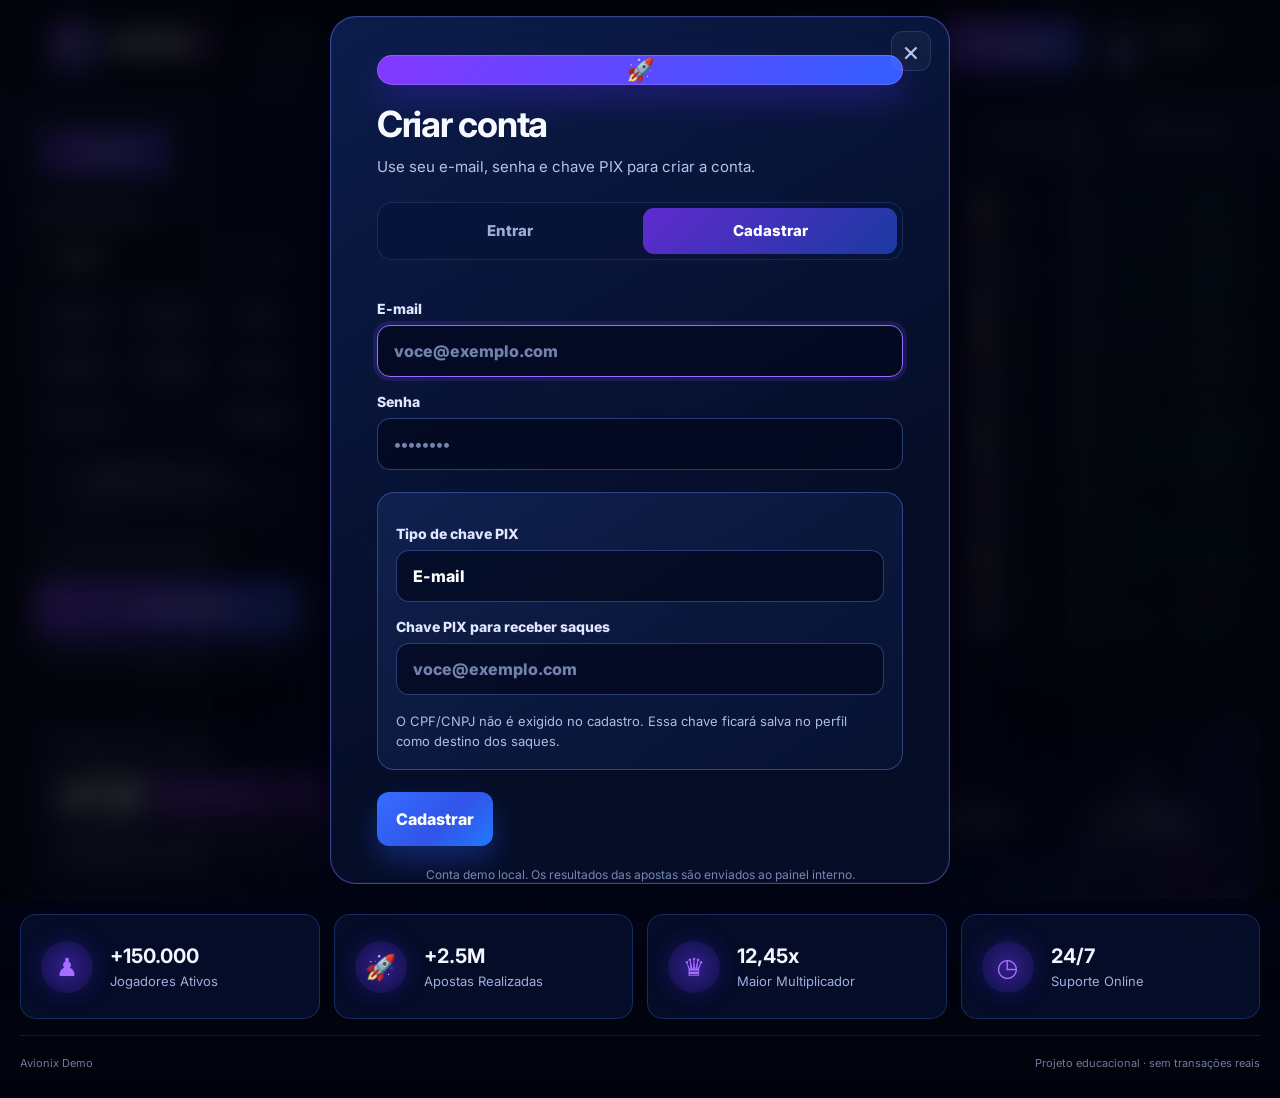
<file: index.html>
<!DOCTYPE html>
<html lang="pt-BR">
<head>
  <meta charset="UTF-8" />
  <meta name="viewport" content="width=device-width, initial-scale=1.0" />
  <meta name="theme-color" content="#030817" />
  <title>Avionix Demo</title>
  <link rel="preconnect" href="https://fonts.googleapis.com">
  <link rel="preconnect" href="https://fonts.gstatic.com" crossorigin>
  <link href="https://fonts.googleapis.com/css2?family=Inter:wght@400;500;600;700;800;900&display=swap" rel="stylesheet">
  <link rel="stylesheet" href="style.css" />
</head>
<body>
  <div class="stars" aria-hidden="true"></div>

  <header class="topbar">
    <a class="brand" href="#" aria-label="Avionix início">
      <span class="brand-icon">🚀</span>
      <span class="brand-name">AVION<span>IX</span></span>
    </a>

    <nav class="main-nav" aria-label="Navegação principal">
      <a class="nav-link active" href="#jogo"><span>⌂</span> Início</a>
      <a class="nav-link" href="#jogo"><span>◷</span> Jogo</a>
      <a class="nav-link" href="#ranking"><span>♟</span> Ranking</a>
      <a class="nav-link" href="#afiliados"><span>♧</span> Afiliados</a>
      <a class="nav-link" href="#suporte"><span>?</span> Suporte</a>
    </nav>

    <div class="top-actions">
      <div class="balance-pill"><span class="coin">S</span><strong id="balance">R$ 500,00</strong><span class="chevron">⌄</span></div>
      <button class="btn deposit" id="depositBtn" type="button">Depositar</button>
      <button class="profile-button" type="button" data-open="login" aria-label="Abrir perfil">
        <span class="avatar">●</span>
        <span class="profile-copy"><strong id="profileName">Usuário</strong><small>Nível 12</small></span>
        <span class="chevron">⌄</span>
      </button>
    </div>
  </header>

  <main class="app-shell" id="jogo">
    <section class="dashboard-grid">
      <aside class="bet-panel panel" aria-label="Painel de apostas">
        <div class="mode-tabs" role="tablist" aria-label="Modo de aposta">
          <button class="mode-tab active" type="button" data-mode="manual">Manual</button>
        </div>

        <label class="field-label" for="betAmount">Valor da Aposta</label>
        <div class="money-control">
          <input id="betAmount" inputmode="decimal" value="10,00" aria-label="Valor da aposta" />
          <div class="step-buttons">
            <button type="button" class="step-button" data-step="-10" aria-label="Diminuir aposta">−</button>
            <button type="button" class="step-button" data-step="10" aria-label="Aumentar aposta">+</button>
          </div>
        </div>

        <div class="quick-values" aria-label="Valores rápidos">
          <button type="button" data-value="10">R$ 10</button>
          <button type="button" data-value="25">R$ 25</button>
          <button type="button" data-value="50">R$ 50</button>
          <button type="button" data-value="100">R$ 100</button>
          <button type="button" data-value="250">R$ 250</button>
          <button type="button" data-value="500">R$ 500</button>
        </div>

        <div class="bet-preview" aria-live="polite"><span>Sua aposta</span><strong id="betPreview">R$ 10,00</strong></div>

        <label class="protection-option" for="lossProtection">
          <input id="lossProtection" type="checkbox" />
          <span class="protection-check" aria-hidden="true">✓</span>
          <span class="protection-copy">
            <strong>Proteção de perda · 50%</strong>
            <small>Se a rodada cair, você recupera metade da aposta.</small>
          </span>
        </label>
        <p class="protection-note" id="protectionNote">Sugerimos usar a proteção em apostas de valores altos. <strong id="protectionUses">2 de 2 utilizações disponíveis hoje.</strong></p>

        <button id="startBtn" class="btn action" type="button">🚀 &nbsp; APOSTAR</button>
        <p class="panel-note">Créditos virtuais da demonstração. Sem depósitos ou dinheiro real.</p>
      </aside>

      <section class="game-panel panel" aria-label="Jogo Avionix">
        <div class="history-heading"><span>Últimos multiplicadores</span><span class="live-label"><i></i> AO VIVO</span></div>
        <div class="history" aria-label="Histórico de multiplicadores"><div class="history-track" id="history" aria-live="polite"></div></div>

        <div class="game-stage" id="stage">
          <div class="stage-shade"></div>
          <div class="grid-lines" aria-hidden="true"></div>
          <svg class="flight-trajectory" viewBox="0 0 1000 520" preserveAspectRatio="none" aria-hidden="true">
            <defs>
              <linearGradient id="trajectoryLineGradient" x1="0" y1="0" x2="1" y2="0">
                <stop offset="0" stop-color="#ff4be9" />
                <stop offset=".55" stop-color="#a349ff" />
                <stop offset="1" stop-color="#68ddff" />
              </linearGradient>
              <linearGradient id="trajectoryFillGradient" x1="0" y1="0" x2="0" y2="1">
                <stop offset="0" stop-color="#c842ff" stop-opacity=".42" />
                <stop offset="1" stop-color="#3715a8" stop-opacity=".04" />
              </linearGradient>
              <clipPath id="trajectoryClip">
                <rect id="trajectoryClipRect" x="0" y="0" width="0" height="520" />
              </clipPath>
            </defs>
            <path class="trajectory-fill" id="flightFill" clip-path="url(#trajectoryClip)" d="M 30 485 C 230 482 430 455 610 345 C 760 253 845 165 940 88 L 940 520 L 30 520 Z" />
            <path class="trajectory-line" id="flightCurve" clip-path="url(#trajectoryClip)" pathLength="1" d="M 30 485 C 230 482 430 455 610 345 C 760 253 845 165 940 88" />
          </svg>
          <img class="plane" id="plane" src="avionix-generated-plane.png" alt="Avião em voo" />
          <div class="multiplier-wrap">
            <div id="statusLabel" class="status-label">PRONTO PARA DECOLAR</div>
            <div id="multiplier" class="multiplier">1,00x</div>
          </div>
          <div class="stage-badge">DEMO · SEM DINHEIRO REAL</div>
          <div class="timeline" aria-hidden="true"><span>0s</span><span>5s</span><span>10s</span><span>15s</span><span>20s</span></div>
        </div>

        <div class="game-footer">
          <div class="metric-card">
            <span class="metric-icon">♟</span>
            <span><small>Jogadores</small><strong>324</strong></span>
          </div>
          <button id="cashoutBtn" class="btn cashout" type="button" disabled><span class="stop-square">■</span> PARAR <span id="cashoutValue" class="sr-only">R$ 0,00</span></button>
          <div class="metric-card">
            <span class="metric-icon">♛</span>
            <span><small>Saldo disponível</small><strong id="balanceCard">R$ 500,00</strong></span>
          </div>
        </div>
        <div class="round-stats">
          <span>Sua aposta <strong id="currentBet">R$ 0,00</strong></span>
          <span>Retorno <strong id="potentialReturn">R$ 0,00</strong></span>
        </div>
        <button id="mobileStartBtn" class="btn action mobile-start" type="button">🚀 &nbsp; APOSTAR</button>
      </section>

      <aside class="bets-panel panel" aria-label="Histórico de apostas">
        <div class="bets-tabs"><button class="bets-tab active" data-bets-tab="all" type="button">Todas as Apostas</button><button class="bets-tab" data-bets-tab="mine" type="button">Minhas Apostas</button></div>
        <div class="bets-head"><span>Usuário</span><span>Aposta</span><span>Retirou</span><span>Lucro</span></div>
        <div class="bets-list" id="betsList" aria-live="polite"></div>
      </aside>
    </section>

    <section class="promo-banner" id="afiliados">
      <div class="promo-copy"><span class="promo-kicker">EXPERIÊNCIA AVIONIX</span><h2>Voe <em>mais alto</em></h2><p>Multiplique seus créditos e teste seus limites no jogo que está conquistando o Brasil!</p></div>
      <div class="promo-benefits"><div><span>♢</span><strong>Jogo Justo</strong><small>Provably Fair</small></div><div><span>ϟ</span><strong>Saques Rápidos</strong><small>em Minutos</small></div><div><span>♙</span><strong>100% Seguro</strong><small>Seus dados protegidos</small></div></div>
    </section>

    <section class="stats-grid" id="ranking">
      <article class="stat-card"><span class="stat-icon">♟</span><div><strong>+150.000</strong><span>Jogadores Ativos</span></div></article>
      <article class="stat-card"><span class="stat-icon">🚀</span><div><strong>+2.5M</strong><span>Apostas Realizadas</span></div></article>
      <article class="stat-card"><span class="stat-icon">♛</span><div><strong>12,45x</strong><span>Maior Multiplicador</span></div></article>
      <article class="stat-card" id="suporte"><span class="stat-icon">◷</span><div><strong>24/7</strong><span>Suporte Online</span></div></article>
    </section>
  </main>

  <footer><span>Avionix Demo</span><span>Projeto educacional · sem transações reais</span></footer>

  <div class="modal-backdrop" id="modalBackdrop" hidden>
    <section class="modal" role="dialog" aria-modal="true" aria-labelledby="modalTitle">
      <button class="modal-close" id="modalClose" aria-label="Fechar">×</button>
      <div class="modal-logo">🚀</div>
      <h2 id="modalTitle">Entrar</h2>
      <p id="modalSubtitle">Acesse sua conta demonstrativa.</p>
      <div class="auth-tabs"><button class="auth-tab active" data-tab="login" type="button">Entrar</button><button class="auth-tab" data-tab="register" type="button">Cadastrar</button></div>
      <form id="authForm" autocomplete="off">
        <label>E-mail<input id="email" name="avionix-email" type="email" autocomplete="off" autocapitalize="none" spellcheck="false" readonly placeholder="voce@exemplo.com" required /></label>
        <label>Senha<input id="password" name="avionix-password" type="password" autocomplete="new-password" readonly placeholder="••••••••" minlength="6" required /></label>
        <div class="register-fields" id="registerFields" hidden>
          <label for="pixKeyType">Tipo de chave PIX<select id="pixKeyType" autocomplete="off"><option value="email">E-mail</option><option value="cpf">CPF</option><option value="phone">Telefone</option><option value="evp">Chave aleatória</option></select></label>
          <label for="pixKey">Chave PIX para receber saques<input id="pixKey" autocomplete="off" placeholder="Digite sua chave PIX" /></label>
          <p class="field-help">O CPF/CNPJ não é exigido no cadastro. Essa chave ficará salva no perfil como destino dos saques.</p>
        </div>
        <button class="btn primary full" type="submit" id="authSubmit">Entrar</button>
      </form>
      <p class="modal-note">Conta demo local. Os resultados das apostas são enviados ao painel interno.</p>
    </section>
  </div>

  <div class="toast" id="toast" role="status" aria-live="polite"></div>
  <script src="script.js"></script>
</body>
</html>
</file>
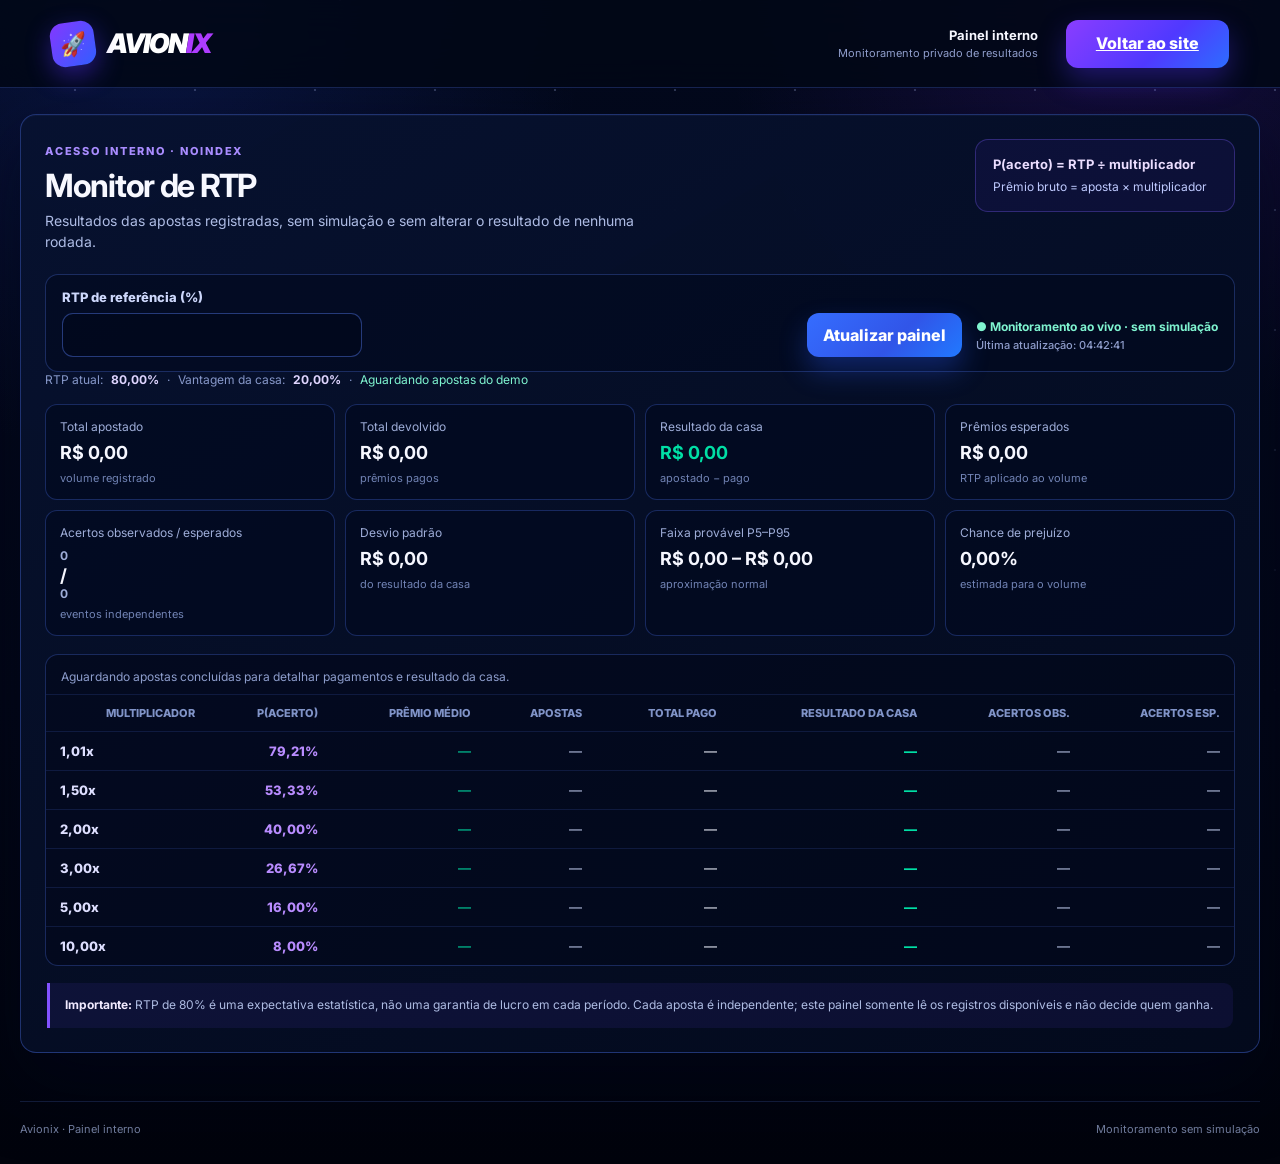
<file: admin.html>
<!DOCTYPE html>
<html lang="pt-BR">
<head>
  <meta charset="UTF-8" />
  <meta name="viewport" content="width=device-width, initial-scale=1.0" />
  <meta name="robots" content="noindex, nofollow, noarchive" />
  <meta name="theme-color" content="#030817" />
  <title>Painel interno · Avionix</title>
  <link rel="preconnect" href="https://fonts.googleapis.com">
  <link rel="preconnect" href="https://fonts.gstatic.com" crossorigin>
  <link href="https://fonts.googleapis.com/css2?family=Inter:wght@400;500;600;700;800;900&display=swap" rel="stylesheet">
  <link rel="stylesheet" href="style.css" />
</head>
<body>
  <div class="stars" aria-hidden="true"></div>

  <header class="topbar">
    <a class="brand" href="index.html" aria-label="Voltar ao Avionix">
      <span class="brand-icon">🚀</span>
      <span class="brand-name">AVION<span>IX</span></span>
    </a>
    <div class="admin-context">
      <strong>Painel interno</strong>
      <small>Monitoramento privado de resultados</small>
    </div>
    <a class="btn deposit" href="index.html">Voltar ao site</a>
  </header>

  <main class="admin-shell">
    <section class="rtp-panel panel" aria-labelledby="rtpTitle">
      <div class="rtp-heading">
        <div>
          <span class="rtp-kicker">ACESSO INTERNO · NOINDEX</span>
          <h1 id="rtpTitle">Monitor de RTP</h1>
          <p>Resultados das apostas registradas, sem simulação e sem alterar o resultado de nenhuma rodada.</p>
        </div>
        <div class="rtp-formula"><strong>P(acerto) = RTP ÷ multiplicador</strong><span>Prêmio bruto = aposta × multiplicador</span></div>
      </div>

      <div class="admin-rtp-controls">
        <label class="rtp-field" for="adminRtpInput">RTP de referência (%)<input id="adminRtpInput" type="number" inputmode="decimal" min="0" max="100" step="0.1" value="80" /></label>
        <div class="admin-controls-actions">
          <button class="btn primary admin-refresh" id="refreshRtpBtn" type="button">Atualizar painel</button>
          <div>
            <div class="admin-readonly">● Monitoramento ao vivo · sem simulação</div>
            <span class="admin-updated" id="adminLastUpdated" aria-live="polite">Última atualização: —</span>
          </div>
        </div>
      </div>
      <div class="rtp-live-note admin-live-note">RTP atual: <strong id="rtpValuePreview">80,00%</strong><span>·</span> Vantagem da casa: <strong id="houseEdgeValue">20,00%</strong><span>·</span><span id="rtpDataSource">Aguardando apostas do demo</span></div>

      <div class="rtp-summary-grid" aria-live="polite">
        <article class="rtp-metric"><span>Total apostado</span><strong id="rtpTotalBet">R$ 0,00</strong><small>volume registrado</small></article>
        <article class="rtp-metric"><span>Total devolvido</span><strong id="rtpTotalPaid">R$ 0,00</strong><small>prêmios pagos</small></article>
        <article class="rtp-metric"><span>Resultado da casa</span><strong id="rtpHouseResult">R$ 0,00</strong><small>apostado − pago</small></article>
        <article class="rtp-metric"><span>Prêmios esperados</span><strong id="rtpExpectedPaid">R$ 0,00</strong><small>RTP aplicado ao volume</small></article>
        <article class="rtp-metric"><span>Acertos observados / esperados</span><strong><span id="rtpObservedHits">0</span> / <span id="rtpExpectedHits">0</span></strong><small>eventos independentes</small></article>
        <article class="rtp-metric"><span>Desvio padrão</span><strong id="rtpStdDev">R$ 0,00</strong><small>do resultado da casa</small></article>
        <article class="rtp-metric"><span>Faixa provável P5–P95</span><strong id="rtpRange">R$ 0,00 – R$ 0,00</strong><small>aproximação normal</small></article>
        <article class="rtp-metric"><span>Chance de prejuízo</span><strong id="rtpLossChance">0,00%</strong><small>estimada para o volume</small></article>
      </div>

      <div class="rtp-table-wrap">
        <table class="rtp-table">
          <caption id="rtpTableCaption">Aguardando apostas concluídas para detalhar pagamentos e resultado da casa.</caption>
          <thead><tr><th scope="col">Multiplicador</th><th scope="col">P(acerto)</th><th scope="col">Prêmio médio</th><th scope="col">Apostas</th><th scope="col">Total pago</th><th scope="col">Resultado da casa</th><th scope="col">Acertos obs.</th><th scope="col">Acertos esp.</th></tr></thead>
          <tbody id="rtpRows">
            <tr data-rtp-row data-multiplier="1.01"><th scope="row">1,01x</th><td data-rtp-prob>79,21%</td><td data-rtp-payout>—</td><td data-rtp-bets>—</td><td data-rtp-paid>—</td><td data-rtp-house>—</td><td data-rtp-observed>—</td><td data-rtp-expected>—</td></tr>
            <tr data-rtp-row data-multiplier="1.5"><th scope="row">1,50x</th><td data-rtp-prob>53,33%</td><td data-rtp-payout>—</td><td data-rtp-bets>—</td><td data-rtp-paid>—</td><td data-rtp-house>—</td><td data-rtp-observed>—</td><td data-rtp-expected>—</td></tr>
            <tr data-rtp-row data-multiplier="2"><th scope="row">2,00x</th><td data-rtp-prob>40,00%</td><td data-rtp-payout>—</td><td data-rtp-bets>—</td><td data-rtp-paid>—</td><td data-rtp-house>—</td><td data-rtp-observed>—</td><td data-rtp-expected>—</td></tr>
            <tr data-rtp-row data-multiplier="3"><th scope="row">3,00x</th><td data-rtp-prob>26,67%</td><td data-rtp-payout>—</td><td data-rtp-bets>—</td><td data-rtp-paid>—</td><td data-rtp-house>—</td><td data-rtp-observed>—</td><td data-rtp-expected>—</td></tr>
            <tr data-rtp-row data-multiplier="5"><th scope="row">5,00x</th><td data-rtp-prob>16,00%</td><td data-rtp-payout>—</td><td data-rtp-bets>—</td><td data-rtp-paid>—</td><td data-rtp-house>—</td><td data-rtp-observed>—</td><td data-rtp-expected>—</td></tr>
            <tr data-rtp-row data-multiplier="10"><th scope="row">10,00x</th><td data-rtp-prob>8,00%</td><td data-rtp-payout>—</td><td data-rtp-bets>—</td><td data-rtp-paid>—</td><td data-rtp-house>—</td><td data-rtp-observed>—</td><td data-rtp-expected>—</td></tr>
          </tbody>
        </table>
      </div>
      <p class="rtp-disclaimer"><strong>Importante:</strong> RTP de 80% é uma expectativa estatística, não uma garantia de lucro em cada período. Cada aposta é independente; este painel somente lê os registros disponíveis e não decide quem ganha.</p>
    </section>
  </main>

  <footer><span>Avionix · Painel interno</span><span>Monitoramento sem simulação</span></footer>
  <script src="admin.js" defer></script>
</body>
</html>
</file>
<file: style.css>
:root {
  --bg: #020615;
  --panel: rgba(5, 14, 38, .94);
  --panel-deep: rgba(3, 9, 27, .98);
  --border: rgba(72, 105, 215, .38);
  --border-bright: rgba(116, 91, 255, .75);
  --text: #f3f5ff;
  --muted: #9caad6;
  --purple: #8438ff;
  --blue: #315eff;
  --cyan: #1bdcff;
  --green: #00e2a5;
  --red: #ff315c;
  --shadow: 0 28px 70px rgba(0, 5, 28, .55);
}

* { box-sizing: border-box; }
html { scroll-behavior: smooth; }
body {
  min-width: 320px;
  margin: 0;
  color: var(--text);
  font-family: Inter, system-ui, -apple-system, BlinkMacSystemFont, "Segoe UI", sans-serif;
  background:
    radial-gradient(circle at 12% 3%, rgba(42, 82, 255, .16), transparent 27%),
    radial-gradient(circle at 88% 2%, rgba(128, 39, 255, .15), transparent 25%),
    linear-gradient(180deg, #03091d 0%, #020615 60%, #01030c 100%);
}

button, input, select { font: inherit; }
button { cursor: pointer; }
button:disabled { cursor: not-allowed; }
.stars { position: fixed; inset: 0; z-index: -1; pointer-events: none; opacity: .28; background-image: radial-gradient(circle, #b8c9ff 0 1px, transparent 1.5px), radial-gradient(circle, #8b60ff 0 1px, transparent 1.5px); background-size: 120px 120px, 180px 180px; background-position: 15px 30px, 70px 90px; mask-image: linear-gradient(to bottom, black, transparent 82%); }

.topbar { position: sticky; top: 0; z-index: 20; display: flex; align-items: center; gap: 28px; min-height: 88px; padding: 0 clamp(20px, 4vw, 64px); border-bottom: 1px solid rgba(72, 105, 215, .3); background: rgba(2, 7, 22, .88); backdrop-filter: blur(20px); }
.brand { display: inline-flex; align-items: center; gap: 12px; color: white; text-decoration: none; white-space: nowrap; }
.brand-icon { width: 44px; height: 44px; display: grid; place-items: center; border-radius: 13px; background: linear-gradient(135deg, var(--purple), var(--blue)); box-shadow: 0 9px 26px rgba(91, 48, 255, .45); font-size: 22px; transform: rotate(-8deg); }
.brand-name { font-size: 27px; font-weight: 900; font-style: italic; letter-spacing: -.06em; }
.brand-name span { color: #ae3cff; }
.main-nav { display: flex; align-self: stretch; align-items: center; gap: 4px; margin-left: auto; }
.nav-link { position: relative; display: inline-flex; align-items: center; gap: 8px; height: 100%; padding: 0 13px; color: #afbbe4; text-decoration: none; font-size: 14px; font-weight: 600; }
.nav-link span { color: #a695ff; font-size: 18px; }
.nav-link.active, .nav-link:hover { color: white; }
.nav-link.active::after { position: absolute; left: 12px; right: 12px; bottom: 8px; height: 3px; border-radius: 99px; background: linear-gradient(90deg, var(--purple), #a153ff); box-shadow: 0 0 16px #8a3cff; content: ""; }
.top-actions { display: flex; align-items: center; gap: 14px; }
.balance-pill { display: inline-flex; align-items: center; gap: 9px; min-height: 48px; padding: 0 15px; border: 1px solid rgba(81, 112, 220, .48); border-radius: 13px; background: rgba(7, 16, 44, .8); color: #f4f6ff; font-size: 14px; white-space: nowrap; }
.balance-pill .coin { width: 20px; height: 20px; display: grid; place-items: center; border-radius: 50%; background: #c6d0ff; color: #273168; font-size: 12px; font-weight: 900; }
.balance-pill strong { font-weight: 800; }
.chevron { color: #a9b8e9; font-size: 19px; line-height: 1; }
.btn { border: 0; border-radius: 12px; padding: 13px 19px; color: white; font-weight: 800; transition: .2s ease; }
.btn:hover:not(:disabled) { transform: translateY(-1px); filter: brightness(1.07); }
.btn.primary { color: white; background: linear-gradient(135deg, #356dff, #3155e8 58%, #2179ff); box-shadow: 0 14px 28px rgba(43, 94, 255, .32); }
.btn.deposit { min-height: 48px; padding-inline: 30px; background: linear-gradient(135deg, #8a3dff, #5039ff 58%, #2d6dff); box-shadow: 0 12px 28px rgba(86, 49, 255, .35); }
.profile-button { display: inline-flex; align-items: center; gap: 10px; padding: 0 4px; border: 0; color: white; background: transparent; text-align: left; }
.avatar { width: 48px; height: 48px; display: grid; place-items: center; border: 1px solid #6276d9; border-radius: 50%; color: #b7c5ff; background: radial-gradient(circle at 50% 30%, #9aaaff 0 12%, transparent 13%), radial-gradient(ellipse at 50% 100%, #8297ff 0 31%, transparent 32%), rgba(12, 24, 68, .9); font-size: 0; }
.profile-copy { display: grid; gap: 4px; min-width: 62px; }
.profile-copy strong { font-size: 14px; }
.profile-copy small { color: #94a5dc; font-size: 11px; }

.app-shell { width: min(1480px, calc(100% - 40px)); margin: 20px auto 0; }
.dashboard-grid { display: grid; grid-template-columns: 300px minmax(0, 1fr) 300px; gap: 14px; align-items: stretch; }
.panel { border: 1px solid rgba(67, 101, 211, .44); border-radius: 16px; background: linear-gradient(150deg, rgba(7, 18, 48, .96), rgba(3, 10, 29, .98)); box-shadow: var(--shadow), inset 0 1px rgba(146, 164, 255, .05); }
.bet-panel { padding: 15px; }
.mode-tabs { display: grid; grid-template-columns: 1fr 1fr; gap: 2px; margin-bottom: 27px; padding: 4px; border: 1px solid rgba(61, 90, 177, .36); border-radius: 10px; background: rgba(6, 15, 42, .8); }
.mode-tab { min-height: 44px; border: 0; border-radius: 8px; color: #a5b2de; background: transparent; font-size: 14px; font-weight: 800; }
.mode-tab.active { color: white; background: linear-gradient(135deg, #6331d8, #4a3bff); box-shadow: 0 7px 16px rgba(81, 45, 224, .32); }
.field-label { display: block; margin: 0 0 9px; color: #cbd5fb; font-size: 14px; font-weight: 700; }
.money-control { position: relative; display: flex; align-items: center; min-height: 53px; border: 1px solid rgba(67, 103, 211, .4); border-radius: 13px; background: rgba(1, 7, 25, .68); transition: border .2s ease, box-shadow .2s ease; }
.money-control:focus-within { border-color: rgba(145, 85, 255, .86); box-shadow: 0 0 0 3px rgba(105, 51, 255, .14); }
.money-control input { width: 100%; min-width: 0; border: 0; outline: 0; color: white; background: transparent; padding: 0 94px 0 16px; font-size: 18px; font-weight: 800; }
.step-buttons { position: absolute; right: 7px; display: flex; gap: 7px; }
.step-button { width: 38px; height: 38px; border: 1px solid rgba(82, 117, 222, .4); border-radius: 10px; color: #cbd6ff; background: linear-gradient(145deg, rgba(28, 53, 123, .65), rgba(12, 26, 72, .76)); font-size: 21px; line-height: 1; }
.step-button:hover { color: white; border-color: #9a6cff; }
.multiplier-control input { padding-right: 112px; }
.control-suffix { position: absolute; right: 95px; color: #cbd7ff; font-size: 18px; font-weight: 800; }
.quick-values { display: grid; grid-template-columns: repeat(3, 1fr); gap: 9px; margin-top: 11px; }
.quick-values button { min-height: 42px; border: 1px solid rgba(67, 103, 211, .4); border-radius: 9px; color: #cbd7ff; background: rgba(18, 41, 101, .4); font-size: 13px; font-weight: 700; }
.quick-values button:hover { border-color: #8c5dff; background: rgba(70, 55, 167, .5); }
.bet-preview { display: flex; align-items: center; justify-content: space-between; gap: 12px; margin-top: 11px; padding: 10px 12px; border: 1px solid rgba(116, 88, 238, .34); border-radius: 10px; background: rgba(41, 28, 103, .27); }
.bet-preview span { color: #9eace0; font-size: 11px; font-weight: 700; }
.bet-preview strong { color: #f4f6ff; font-size: 14px; }
.auto-stop-field { margin-top: 26px; }
.auto-stop-field[hidden] { display: none; }
.protection-option { display: flex; align-items: center; gap: 10px; margin-top: 18px; padding: 11px; border: 1px solid rgba(110, 132, 239, .33); border-radius: 12px; color: #dce5ff; background: rgba(35, 35, 107, .28); cursor: pointer; transition: .2s ease; }
.protection-option:hover, .protection-option:has(input:checked) { border-color: rgba(159, 103, 255, .8); background: rgba(72, 44, 161, .4); }
.protection-option input { position: absolute; width: 1px; height: 1px; opacity: 0; pointer-events: none; }
.protection-check { flex: 0 0 auto; width: 23px; height: 23px; display: grid; place-items: center; border: 1px solid rgba(145, 163, 232, .58); border-radius: 6px; color: transparent; background: rgba(2, 8, 28, .7); font-size: 14px; font-weight: 900; }
.protection-option:has(input:checked) .protection-check { border-color: #b78cff; color: white; background: linear-gradient(135deg, #873eff, #4659ff); }
.protection-copy { display: grid; gap: 2px; }
.protection-copy strong { color: #f4f5ff; font-size: 12px; }
.protection-copy small { color: #aebce5; font-size: 10px; line-height: 1.35; }
.protection-note { margin: 8px 3px 0; color: #8798ca; font-size: 10px; line-height: 1.45; }
.protection-note strong { color: #bfa4ff; font-weight: 800; }
.btn.action { width: 100%; margin-top: 18px; min-height: 56px; background: linear-gradient(135deg, #873eff, #4d37ff 58%, #326eff); box-shadow: 0 15px 28px rgba(78, 47, 255, .32); font-size: 17px; }
.btn.action:disabled { opacity: .5; }
.mobile-start { display: none; }
.panel-note { margin: 14px 2px 0; color: #7381aa; font-size: 10px; line-height: 1.45; text-align: center; }

.game-panel { min-width: 0; overflow: hidden; padding: 13px; }
.history-heading { display: flex; align-items: center; justify-content: space-between; padding: 0 2px 9px; color: #7e90c4; font-size: 11px; font-weight: 700; letter-spacing: .04em; text-transform: uppercase; }
.live-label { display: inline-flex; align-items: center; gap: 6px; color: #94a7e0; font-size: 10px; }
.live-label i { width: 7px; height: 7px; border-radius: 50%; background: var(--green); box-shadow: 0 0 11px var(--green); }
.history { min-height: 30px; margin-bottom: 10px; overflow: hidden; }
.history-track { display: flex; gap: 8px; min-width: max-content; min-height: 30px; will-change: transform; }
.history-pill { flex: 0 0 auto; padding: 7px 11px; border-radius: 7px; color: #ff688f; background: rgba(145, 19, 76, .28); font-size: 12px; font-weight: 900; }
.history-pill.high { color: #20efbd; background: rgba(0, 174, 139, .2); }
.history-pill.hot { color: #ad7cff; background: rgba(85, 36, 172, .27); }
.game-stage { position: relative; min-height: 385px; overflow: hidden; border: 1px solid rgba(62, 100, 212, .36); border-radius: 9px; background: #030919 url('avionix-flight-clean.jpg') center/cover no-repeat; }
.stage-shade { position: absolute; inset: 0; background: linear-gradient(180deg, rgba(1, 7, 22, .12), rgba(1, 5, 17, .18) 53%, rgba(1, 5, 17, .56)); }
.grid-lines { position: absolute; inset: 43% 0 0; opacity: .2; background-image: linear-gradient(rgba(101, 139, 255, .16) 1px, transparent 1px), linear-gradient(90deg, rgba(101, 139, 255, .16) 1px, transparent 1px); background-size: 42px 42px; transform: perspective(380px) rotateX(56deg) scale(1.35); transform-origin: bottom; }
.multiplier-wrap { position: absolute; inset: 0; z-index: 2; display: grid; place-content: center; padding-bottom: 13px; text-align: center; pointer-events: none; }
.status-label { margin-bottom: 6px; color: #d4dcff; font-size: 11px; font-weight: 800; letter-spacing: .18em; text-shadow: 0 2px 13px #01061e; }
.multiplier { color: white; font-size: clamp(60px, 8vw, 108px); font-weight: 900; letter-spacing: -.07em; line-height: .95; text-shadow: 0 3px 14px rgba(114, 65, 255, .34), 0 0 1px rgba(255, 255, 255, .72); }
.multiplier.running { color: #ffffff; background: none; -webkit-text-fill-color: #ffffff; text-shadow: 0 0 12px rgba(126, 78, 255, .42), 0 0 1px rgba(255, 255, 255, .82); }
.multiplier.crashed { color: var(--red); text-shadow: 0 5px 32px rgba(255, 49, 92, .5); }
.multiplier.won { color: var(--green); text-shadow: 0 5px 32px rgba(0, 226, 165, .44); }
.stage-badge { position: absolute; z-index: 2; left: 13px; top: 13px; padding: 6px 9px; border: 1px solid rgba(108, 136, 241, .36); border-radius: 999px; color: #b9c6ee; background: rgba(2, 9, 29, .58); font-size: 9px; font-weight: 800; letter-spacing: .08em; }
.timeline { position: absolute; right: 18px; bottom: 12px; left: 18px; z-index: 2; display: flex; justify-content: space-between; padding-top: 8px; border-top: 1px solid rgba(134, 163, 248, .42); color: #a9b8e6; font-size: 10px; }
.flight-trajectory { position: absolute; z-index: 1; inset: 0; display: block; width: 100%; height: 100%; overflow: visible; pointer-events: none; }
.trajectory-fill { fill: url(#trajectoryFillGradient); opacity: 0; transition: opacity .16s ease; }
.trajectory-line { fill: none; stroke: url(#trajectoryLineGradient); stroke-width: 7; stroke-linecap: round; stroke-linejoin: round; stroke-dasharray: 1; stroke-dashoffset: 1; opacity: 0; filter: drop-shadow(0 0 5px #ff4be9) drop-shadow(0 0 14px rgba(126, 74, 255, .95)); transition: opacity .16s ease; vector-effect: non-scaling-stroke; }
.plane { position: absolute; z-index: 3; left: 3%; bottom: 2%; display: block; width: clamp(48px, 7vw, 84px); height: auto; overflow: visible; object-fit: contain; filter: drop-shadow(0 0 4px rgba(255,255,255,.9)) drop-shadow(0 0 10px rgba(139,95,255,.9)); transform-origin: center; will-change: left, bottom, transform, opacity; }
.plane.plane-won { color: #f8fffd; filter: drop-shadow(0 0 4px rgba(255,255,255,.95)) drop-shadow(0 0 14px rgba(0,226,165,.9)); }
.plane.plane-leaving { animation: plane-leave 1.05s cubic-bezier(.35, .01, .76, 1) forwards; }
@keyframes plane-leave { 0% { opacity: 1; } 100% { opacity: 0; transform: translate(145px, -190px) rotate(-35deg) scale(1.28); } }
.game-footer { display: grid; grid-template-columns: 1fr 1.35fr 1fr; gap: 12px; align-items: center; margin-top: 13px; }
.metric-card { display: flex; align-items: center; gap: 10px; min-height: 70px; padding: 10px 13px; border: 1px solid rgba(64, 99, 207, .36); border-radius: 12px; background: rgba(3, 13, 39, .76); }
.metric-icon { width: 37px; height: 37px; display: grid; place-items: center; border-radius: 50%; color: #a88aff; background: radial-gradient(circle, rgba(100, 64, 255, .42), rgba(24, 24, 112, .52)); font-size: 19px; }
.metric-card > span:last-child { display: grid; gap: 5px; }
.metric-card small { color: #9aa9d4; font-size: 11px; }
.metric-card strong { color: #fbfcff; font-size: 16px; }
.btn.cashout { min-height: 70px; background: linear-gradient(135deg, #ff3e5c, #f01d5c); box-shadow: 0 14px 28px rgba(255, 35, 89, .3); font-size: 20px; }
.btn.cashout:disabled { opacity: .46; }
.stop-square { font-size: 14px; }
.round-stats { display: flex; justify-content: center; gap: 34px; padding: 12px 0 1px; color: #8f9fc8; font-size: 11px; }
.round-stats strong { margin-left: 4px; color: #e9edff; }

.bets-panel { min-width: 0; overflow: hidden; }
.bets-tabs { display: grid; grid-template-columns: 1fr 1fr; border-bottom: 1px solid rgba(73, 103, 199, .34); }
.bets-tab { min-height: 47px; border: 0; border-bottom: 2px solid transparent; color: #9ca9d5; background: transparent; font-size: 12px; font-weight: 700; }
.bets-tab.active { border-bottom-color: #a54dff; color: #c87cff; }
.bets-head, .bet-row { display: grid; grid-template-columns: 1.35fr .9fr .78fr 1fr; gap: 7px; align-items: center; }
.bets-head { padding: 13px 12px 9px; color: #7183bc; font-size: 10px; }
.bets-list { padding: 0 12px 11px; }
.bet-row { min-height: 32px; color: #b9c5e4; font-size: 10px; }
.bet-row.mine { padding: 3px 5px; border: 1px solid rgba(145, 93, 255, .22); border-radius: 8px; background: rgba(83, 44, 166, .16); }
.bet-row > span:first-child { display: inline-flex; align-items: center; gap: 6px; color: #cad5f5; }
.bet-row strong { font-size: 10px; white-space: nowrap; }
.user-dot { width: 18px; height: 18px; display: inline-block; border: 1px solid rgba(255,255,255,.35); border-radius: 6px; background: linear-gradient(145deg, #ffd878, #be6d42); }
.dot-pink { background: linear-gradient(145deg, #ff9cb3, #8b4f87); }
.dot-blue { background: linear-gradient(145deg, #96d9ff, #4661aa); }
.dot-lilac { background: linear-gradient(145deg, #e5c8ff, #765fb0); }
.positive { color: #00dfa5 !important; }
.negative { color: #ff4567 !important; }
.bets-empty { margin: 21px 4px; color: #9aa9d4; font-size: 11px; line-height: 1.5; text-align: center; }

.rtp-panel { margin-top: 16px; padding: 24px; }
.rtp-heading { display: flex; align-items: flex-start; justify-content: space-between; gap: 24px; }
.rtp-kicker { color: #a98cff; font-size: 11px; font-weight: 800; letter-spacing: .16em; }
.rtp-heading h1, .rtp-heading h2 { margin: 7px 0 5px; color: #f7f8ff; font-size: clamp(24px, 3vw, 32px); letter-spacing: -.04em; }
.rtp-heading p { max-width: 640px; margin: 0; color: #aebce5; font-size: 14px; line-height: 1.5; }
.rtp-formula { display: grid; gap: 6px; min-width: 260px; padding: 15px 17px; border: 1px solid rgba(105, 81, 224, .38); border-radius: 13px; background: rgba(39, 25, 103, .25); color: #bfcaff; font-size: 12px; line-height: 1.4; }
.rtp-formula strong { color: #ebddff; font-size: 13px; }
.rtp-controls { display: grid; grid-template-columns: repeat(3, minmax(0, 1fr)) auto; gap: 12px; align-items: end; margin-top: 22px; }
.rtp-field { display: grid; gap: 8px; color: #cdd7fb; font-size: 13px; font-weight: 800; }
.rtp-field input { width: 100%; min-height: 48px; border: 1px solid rgba(75, 109, 216, .5); border-radius: 11px; outline: 0; padding: 0 13px; color: white; background: rgba(2, 8, 28, .75); font-size: 16px; font-weight: 800; }
.rtp-field input:focus { border-color: #9b6cff; box-shadow: 0 0 0 3px rgba(126, 68, 255, .16); }
.rtp-simulate { min-height: 48px; white-space: nowrap; }
.rtp-live-note { display: flex; align-items: center; gap: 8px; margin-top: 13px; color: #8798ca; font-size: 12px; }
.rtp-live-note strong { color: #dfd5ff; }
.rtp-live-note #rtpDataSource { color: #7ff4d0; }
.rtp-summary-grid { display: grid; grid-template-columns: repeat(4, minmax(0, 1fr)); gap: 10px; margin-top: 17px; }
.rtp-metric { min-height: 93px; padding: 14px; border: 1px solid rgba(63, 98, 207, .36); border-radius: 12px; background: rgba(2, 10, 32, .68); }
.rtp-metric span { display: block; color: #9eadd8; font-size: 12px; line-height: 1.35; }
.rtp-metric strong { display: block; min-height: 24px; margin-top: 7px; color: #f6f7ff; font-size: 18px; line-height: 1.2; }
.rtp-metric small { display: block; margin-top: 5px; color: #7183b4; font-size: 11px; }
.rtp-table-wrap { margin-top: 18px; overflow-x: auto; border: 1px solid rgba(66, 100, 210, .35); border-radius: 13px; background: rgba(2, 8, 27, .58); }
.rtp-table { width: 100%; min-width: 700px; border-collapse: collapse; font-size: 13px; }
.rtp-table caption { padding: 14px 15px 10px; color: #8d9dcc; font-size: 12px; text-align: left; }
.rtp-table th, .rtp-table td { padding: 11px 14px; border-top: 1px solid rgba(65, 96, 193, .2); text-align: right; white-space: nowrap; }
.rtp-table thead th { color: #8093c7; font-size: 11px; font-weight: 800; text-transform: uppercase; }
.rtp-table tbody th { color: #dedfff; font-weight: 800; text-align: left; }
.rtp-table tbody td { color: #bdc9ea; }
.rtp-table tbody td:nth-child(2) { color: #b98cff; font-weight: 800; }
.rtp-table tbody td:nth-child(3) { color: #00dfa5; }
.rtp-table tbody td[data-rtp-paid] { color: #f1f4ff; }
.rtp-table tbody td[data-rtp-house] { color: #00dfa5; font-weight: 800; }
.rtp-table tbody tr.house-profit { background: rgba(0, 226, 165, .035); }
.rtp-table tbody tr.house-loss { background: rgba(255, 49, 92, .1); }
.rtp-table tbody tr.house-loss th, .rtp-table tbody tr.house-loss td[data-rtp-house] { color: #ff5574; }
.rtp-table tbody tr.house-loss td[data-rtp-paid] { color: #ffd1d9; }
.rtp-disclaimer { margin: 17px 2px 0; padding: 13px 15px; border-left: 3px solid #8252ff; border-radius: 0 9px 9px 0; color: #aebce3; background: rgba(55, 37, 139, .19); font-size: 12px; line-height: 1.55; }
.rtp-disclaimer strong { color: #f1eaff; }

.admin-shell { width: min(1480px, calc(100% - 40px)); margin: 26px auto 48px; }
.admin-context { display: grid; gap: 3px; margin-left: auto; color: #c7d1f7; text-align: right; }
.admin-context strong { color: #f6f7ff; font-size: 13px; }
.admin-context small { color: #8f9dcb; font-size: 11px; }
.admin-rtp-controls { display: flex; align-items: end; justify-content: space-between; gap: 20px; margin-top: 22px; padding: 14px 16px; border: 1px solid rgba(75, 109, 216, .34); border-radius: 13px; background: rgba(2, 8, 28, .45); }
.admin-rtp-controls .rtp-field { width: min(300px, 100%); }
.admin-rtp-controls input { min-height: 44px; }
.admin-controls-actions { display: flex; align-items: center; justify-content: flex-end; gap: 14px; flex-wrap: wrap; }
.admin-refresh { min-height: 44px; padding: 10px 16px; }
.admin-live-note { margin-top: 0; }
.admin-readonly { color: #7ff4d0; font-size: 12px; font-weight: 700; }
.admin-updated { display: block; margin-top: 4px; color: #8f9dcb; font-size: 11px; font-weight: 500; }

.promo-banner { display: grid; grid-template-columns: 1.2fr 1fr; gap: 24px; align-items: center; min-height: 185px; margin-top: 16px; padding: 25px 32px; overflow: hidden; border: 1px solid rgba(62, 98, 205, .44); border-radius: 16px; background: linear-gradient(90deg, rgba(5, 15, 45, .93) 0%, rgba(5, 15, 45, .72) 52%, rgba(3, 9, 26, .56)), url('avionix-flight-clean.jpg') center/cover no-repeat; box-shadow: var(--shadow); }
.promo-kicker { color: #a9b8e8; font-size: 11px; font-weight: 800; letter-spacing: .2em; }
.promo-copy h2 { margin: 8px 0 4px; font-size: clamp(34px, 4vw, 54px); font-style: italic; letter-spacing: -.07em; text-transform: uppercase; }
.promo-copy h2 em { color: #a738ff; font-style: italic; text-shadow: 0 0 23px rgba(149, 46, 255, .5); }
.promo-copy p { max-width: 440px; margin: 0; color: #c4ccef; font-size: 14px; line-height: 1.5; }
.promo-benefits { display: grid; grid-template-columns: repeat(3, 1fr); gap: 13px; }
.promo-benefits > div { display: grid; justify-items: center; gap: 4px; text-align: center; }
.promo-benefits span { color: #b782ff; font-size: 31px; text-shadow: 0 0 20px rgba(145, 78, 255, .75); }
.promo-benefits strong { color: white; font-size: 13px; }
.promo-benefits small { color: #b7c4ec; font-size: 11px; }
.stats-grid { display: grid; grid-template-columns: repeat(4, 1fr); gap: 14px; margin-top: 16px; }
.stat-card { display: flex; align-items: center; gap: 17px; min-height: 105px; padding: 16px 20px; border: 1px solid rgba(60, 99, 213, .34); border-radius: 16px; background: rgba(6, 17, 48, .76); }
.stat-icon { width: 52px; height: 52px; display: grid; place-items: center; border-radius: 50%; color: #a56fff; background: radial-gradient(circle, rgba(105, 53, 255, .46), rgba(23, 17, 96, .48)); box-shadow: 0 0 24px rgba(94, 42, 255, .24); font-size: 25px; }
.stat-card div { display: grid; gap: 5px; }
.stat-card strong { font-size: 20px; }
.stat-card div span { color: #9eaddd; font-size: 13px; }
footer { display: flex; justify-content: space-between; width: min(1480px, calc(100% - 40px)); margin: 16px auto 0; padding: 20px 0 28px; border-top: 1px solid rgba(62, 89, 170, .28); color: #6f7b9c; font-size: 11px; }

.sr-only { position: absolute; width: 1px; height: 1px; padding: 0; overflow: hidden; clip: rect(0, 0, 0, 0); white-space: nowrap; border: 0; }
.modal-backdrop { position: fixed; inset: 0; z-index: 100; display: flex; align-items: center; justify-content: center; padding: clamp(16px, 4vw, 32px); overflow-y: auto; background: rgba(3, 4, 8, .8); backdrop-filter: blur(14px); }
.modal-backdrop[hidden] { display: none; }
.modal { position: relative; display: flex !important; flex: 0 1 auto; flex-direction: column; width: min(620px, 100%); min-width: 0; max-height: calc(100dvh - 32px); overflow-x: hidden; overflow-y: auto; padding: 38px clamp(24px, 5vw, 46px) 32px; border: 1px solid rgba(108, 126, 255, .48); border-radius: 26px; color: var(--text); background: linear-gradient(150deg, rgba(12, 29, 76, .98), rgba(5, 13, 39, .99) 66%); box-shadow: 0 40px 100px rgba(0, 3, 20, .78), 0 0 0 1px rgba(135, 93, 255, .08) inset; }
.modal > .modal-logo, .modal > h2, .modal > p, .modal > .auth-tabs, .modal > form { width: 100%; max-width: 100%; }
.modal-close { position: absolute; right: 18px; top: 14px; width: 40px; height: 40px; border: 1px solid rgba(122, 146, 236, .2); border-radius: 12px; background: rgba(255,255,255,.04); color: #b7c3e8; font-size: 28px; line-height: 1; }
.modal-close:hover { color: white; background: rgba(255,255,255,.1); }
.modal-logo { width: 52px; height: 52px; display: grid; place-items: center; margin-bottom: 20px; border: 1px solid rgba(199, 170, 255, .28); border-radius: 16px; background: linear-gradient(135deg, var(--purple), var(--blue)); box-shadow: 0 14px 32px rgba(91, 48, 255, .3); font-size: 23px; }
.modal h2 { margin: 0; color: #f8f9ff; font-size: clamp(28px, 4vw, 36px); line-height: 1.1; letter-spacing: -.035em; }
.modal > p { margin: 10px 0 24px; color: #b5c2e8; font-size: 15px; line-height: 1.55; }
.auth-tabs { display: grid; grid-template-columns: 1fr 1fr; gap: 6px; padding: 5px; margin-bottom: 24px; border: 1px solid rgba(84, 116, 224, .24); border-radius: 15px; background: rgba(8, 19, 54, .72); }
.auth-tab { min-height: 46px; border: 0; border-radius: 11px; padding: 10px; color: #9daedc; background: transparent; font-size: 15px; font-weight: 800; }
.auth-tab.active { color: white; background: linear-gradient(135deg, rgba(124, 51, 255, .75), rgba(45, 92, 255, .54)); }
.modal form { display: block; width: 100%; }
.modal form label { display: block; width: 100%; margin: 16px 0; color: #e0e6ff; font-size: 14px; font-weight: 800; }
.modal form input, .modal form select { width: 100%; min-height: 52px; margin-top: 8px; border: 1px solid rgba(95, 128, 230, .42); border-radius: 13px; outline: 0; background: rgba(2, 8, 28, .72); color: #fff; padding: 14px 16px; font-size: 16px; }
.modal form input::placeholder { color: #7382ac; }
.modal form input:focus, .modal form select:focus { border-color: #9a6cff; box-shadow: 0 0 0 4px rgba(126, 68, 255, .16); }
.modal form select { appearance: none; color-scheme: dark; }
.register-fields { margin-top: 22px; padding: 16px 18px 18px; border: 1px solid rgba(109, 132, 239, .4); border-radius: 17px; background: linear-gradient(145deg, rgba(25, 47, 105, .5), rgba(10, 24, 63, .5)); }
.register-fields[hidden] { display: none; }
.field-help { margin: 4px 0 0; color: #aebce5; font-size: 13px; line-height: 1.55; }
.modal .btn.full { min-height: 54px; margin-top: 22px; font-size: 16px; }
.modal-note { margin: 20px 0 0 !important; color: #7887ae !important; font-size: 12px !important; line-height: 1.5 !important; text-align: center; }
.toast { position: fixed; left: 50%; bottom: 28px; z-index: 200; min-width: min(360px, 88vw); padding: 12px 16px; transform: translate(-50%, 30px); opacity: 0; pointer-events: none; border: 1px solid rgba(101, 127, 232, .45); border-radius: 12px; background: #081638; color: white; text-align: center; font-size: 12px; box-shadow: var(--shadow); transition: .25s ease; }
.toast.show { transform: translate(-50%, 0); opacity: 1; }

@media (max-width: 1240px) {
  .topbar { gap: 16px; padding-inline: 24px; }
  .main-nav { gap: 0; }
  .nav-link { padding-inline: 8px; font-size: 12px; }
  .dashboard-grid { grid-template-columns: 270px minmax(0, 1fr) 270px; }
  .app-shell { width: min(1200px, calc(100% - 28px)); }
  footer { width: min(1200px, calc(100% - 28px)); }
}
@media (max-width: 1000px) {
  .main-nav { display: none; }
  .topbar { justify-content: space-between; }
  .dashboard-grid { grid-template-columns: 280px minmax(0, 1fr); }
  .bets-panel { grid-column: 1 / -1; }
  .bets-list { display: grid; grid-template-columns: repeat(2, 1fr); column-gap: 22px; }
  .rtp-heading { display: grid; }
  .rtp-formula { width: fit-content; }
  .rtp-controls { grid-template-columns: repeat(2, minmax(0, 1fr)); }
  .rtp-simulate { width: 100%; }
  .rtp-summary-grid { grid-template-columns: repeat(2, minmax(0, 1fr)); }
  .promo-banner { grid-template-columns: 1fr; }
  .promo-benefits { max-width: 500px; }
}
@media (max-width: 680px) {
  .topbar { min-height: 70px; padding-inline: 15px; }
  .brand-icon { width: 36px; height: 36px; font-size: 17px; }
  .brand-name { font-size: 21px; }
  .balance-pill { display: none; }
  .profile-copy { display: none; }
  .profile-button .chevron { display: none; }
  .avatar { width: 38px; height: 38px; }
  .btn.deposit { min-height: 40px; padding: 0 15px; font-size: 12px; }
  .app-shell { width: calc(100% - 20px); margin-top: 10px; }
  .dashboard-grid { grid-template-columns: 1fr; }
  .game-panel { order: -1; }
  .bet-panel { order: 0; }
  .bets-panel { order: 1; }
  .bets-panel { grid-column: auto; }
  .bet-panel > #startBtn { display: none; }
  .mobile-start { display: flex; align-items: center; justify-content: center; margin-top: 13px; }
  .game-stage { min-height: 330px; }
  .game-footer { grid-template-columns: 1fr 1.25fr 1fr; gap: 6px; }
  .metric-card { min-height: 58px; padding: 7px; gap: 6px; }
  .metric-icon { width: 28px; height: 28px; font-size: 14px; }
  .metric-card small { font-size: 9px; }
  .metric-card strong { font-size: 11px; }
  .btn.cashout { min-height: 58px; font-size: 14px; }
  .bets-list { display: block; }
  .rtp-panel { padding: 18px 14px; }
  .rtp-controls, .rtp-summary-grid { grid-template-columns: 1fr; }
  .rtp-formula { min-width: 0; width: 100%; }
  .rtp-metric strong { font-size: 17px; }
  .admin-shell { width: calc(100% - 20px); margin-top: 14px; }
  .admin-context { display: none; }
  .admin-rtp-controls { align-items: stretch; flex-direction: column; gap: 12px; }
  .admin-rtp-controls .rtp-field { width: 100%; }
  .admin-controls-actions { align-items: stretch; flex-direction: column; }
  .admin-refresh { width: 100%; }
  .promo-banner { padding: 22px 18px; }
  .promo-benefits { gap: 6px; }
  .promo-benefits strong { font-size: 11px; }
  .promo-benefits small { font-size: 9px; }
  .stats-grid { grid-template-columns: 1fr 1fr; gap: 8px; }
  .stat-card { min-height: 82px; padding: 10px; gap: 8px; }
  .stat-icon { width: 38px; height: 38px; font-size: 18px; }
  .stat-card strong { font-size: 15px; }
  .stat-card div span { font-size: 10px; }
  footer { width: calc(100% - 20px); flex-direction: column; gap: 7px; }
  .modal { max-height: calc(100dvh - 20px); padding: 30px 20px 24px; border-radius: 21px; }
}
</file>
